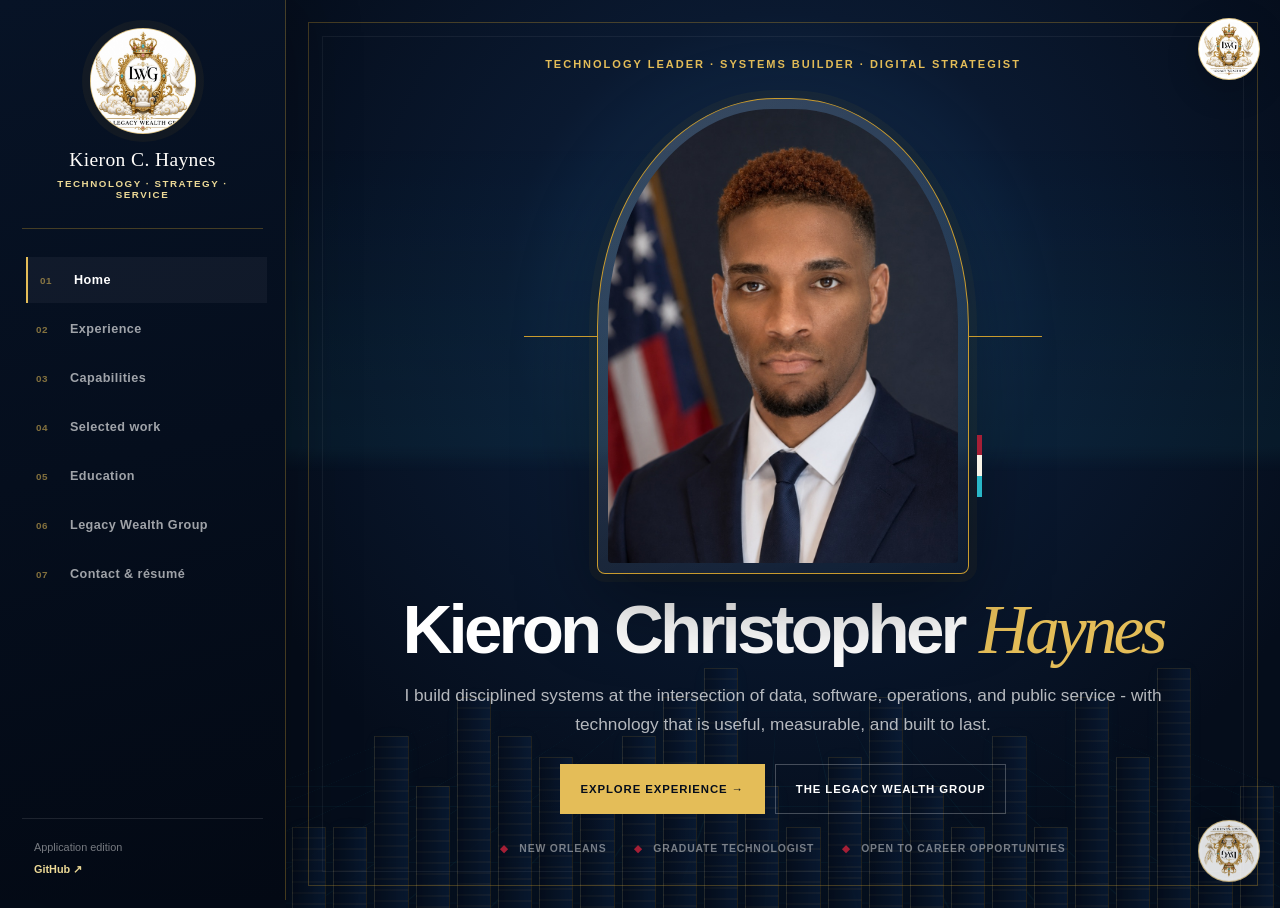
<file: index.html>
<!doctype html>
<html lang="en"><head><meta charset="utf-8"><meta name="viewport" content="width=device-width,initial-scale=1"><title>Kieron Christopher Haynes | Technology, Systems &amp; Digital Strategy</title><meta name="description" content="Professional portfolio for Kieron Christopher Haynes, showcasing technology, data, systems, digital strategy, and entrepreneurial leadership."><meta name="robots" content="noindex, nofollow"><link rel="canonical" href="https://kieronhaynes38-king.github.io/Kieron-s-portfolio/"><meta property="og:title" content="Kieron Christopher Haynes"><meta property="og:description" content="Technology, systems, data, and digital strategy built to move organizations forward."><meta property="og:type" content="website"><meta property="og:url" content="https://kieronhaynes38-king.github.io/Kieron-s-portfolio/"><meta property="og:image" content="https://kieronhaynes38-king.github.io/Kieron-s-portfolio/assets/social/og.jpg"><meta name="twitter:card" content="summary_large_image"><link rel="stylesheet" href="styles.css"><script src="script.js" defer></script></head>
<body><div class="site-frame"><a class="skip-link" href="#content">Skip to content</a><button class="mobile-menu" type="button" aria-expanded="false" aria-controls="side-menu"><span></span><span></span><span></span><b>Menu</b></button><aside class="side-menu" id="side-menu"><button class="brand-block" type="button" data-page-button="home" aria-label="Go to home"><img class="crest " src="assets/brand/lwg-logo.jpg" alt="The Legacy Wealth Group crest"><span>Kieron C. Haynes</span><small>Technology · Strategy · Service</small></button><nav aria-label="Portfolio pages"><a href="#home" data-page-link="home"><span>01</span>Home</a><a href="#experience" data-page-link="experience"><span>02</span>Experience</a><a href="#capabilities" data-page-link="capabilities"><span>03</span>Capabilities</a><a href="#projects" data-page-link="projects"><span>04</span>Selected work</a><a href="#education" data-page-link="education"><span>05</span>Education</a><a href="#legacy" data-page-link="legacy"><span>06</span>Legacy Wealth Group</a><a href="#contact" data-page-link="contact"><span>07</span>Contact &amp; résumé</a></nav><div class="side-footer"><span>Application edition</span><a href="https://github.com/kieronhaynes38-king" target="_blank" rel="noreferrer">GitHub ↗</a></div></aside>
<main id="content" class="page-stage"><img class="crest corner-crest corner-top" src="assets/brand/lwg-logo.jpg" alt="The Legacy Wealth Group crest"><img class="crest corner-crest corner-bottom" src="assets/brand/lwg-logo.jpg" alt="The Legacy Wealth Group crest">
<section class="portfolio-page home-page" data-page="home" aria-label="Home"><div class="tech-city" aria-hidden="true"><div class="city-scan"></div><div class="city-track"><div class="skyline"><span></span><span></span><span></span><span></span><span></span><span></span><span></span><span></span><span></span><span></span><span></span><span></span><span></span><span></span><span></span><span></span><span></span><span></span><span></span><span></span><span></span><span></span><span></span><span></span></div><div class="skyline"><span></span><span></span><span></span><span></span><span></span><span></span><span></span><span></span><span></span><span></span><span></span><span></span><span></span><span></span><span></span><span></span><span></span><span></span><span></span><span></span><span></span><span></span><span></span><span></span></div></div></div><div class="home-content"><p class="hero-kicker">Technology leader · Systems builder · Digital strategist</p><div class="portrait-frame"><img src="assets/brand/kieron-haynes-portrait.jpg" alt="Professional portrait of Kieron Christopher Haynes"><span class="portrait-line" aria-hidden="true"></span></div><h1>Kieron Christopher <em>Haynes</em></h1><p class="hero-copy">I build disciplined systems at the intersection of data, software, operations, and public service - with technology that is useful, measurable, and built to last.</p><div class="hero-actions"><button type="button" class="button button-gold" data-page-button="experience">Explore experience →</button><button type="button" class="button button-clear" data-page-button="legacy">The Legacy Wealth Group</button></div><div class="honor-strip"><span>New Orleans</span><span>Graduate technologist</span><span>Open to career opportunities</span></div></div></section>
<section class="portfolio-page dark-page experience-page" data-page="experience" hidden aria-label="Experience"><div class="tech-city" aria-hidden="true"><div class="city-scan"></div><div class="city-track"><div class="skyline"><span></span><span></span><span></span><span></span><span></span><span></span><span></span><span></span><span></span><span></span><span></span><span></span><span></span><span></span><span></span><span></span><span></span><span></span><span></span><span></span><span></span><span></span><span></span><span></span></div><div class="skyline"><span></span><span></span><span></span><span></span><span></span><span></span><span></span><span></span><span></span><span></span><span></span><span></span><span></span><span></span><span></span><span></span><span></span><span></span><span></span><span></span><span></span><span></span><span></span><span></span></div></div></div><div class="page-inner"><header class="page-title"><p>02 · Career record</p><h1>Experience in motion.</h1><div class="title-rule"><span></span></div><p class="page-lede">Use the arrows, numbered controls, or your keyboard&#x27;s left and right arrows to move through my career history.</p></header><div class="experience-stage" tabindex="0"><div class="experience-meter" aria-hidden="true"><span style="width:11.11%"></span></div><div class="experience-counter"><span>01</span> / 09</div><article class="experience-card" data-index="0"><p class="experience-period">Aug 2026 - Present</p><h2>Founder &amp; Digital Solutions Consultant</h2><p class="experience-company">The Legacy Wealth Group</p><p class="experience-summary">Lead a professional-services and technology company delivering tailored resumes, CVs, and cover letters; AI-assisted career-document solutions; websites and applications; social-media support; and online infrastructure.</p><div class="skill-row"><span>Career documents</span><span>AI solutions</span><span>Web &amp; app development</span></div></article><article class="experience-card" data-index="1" hidden><p class="experience-period">Sep 2026 - Present</p><h2>Executive Operations &amp; Technology Intern</h2><p class="experience-company">The Institute for Enhanced Equity</p><p class="experience-summary">Strengthen nonprofit operations through polished program materials, technology research, and development of a scalable website-based CRM for participant intake, tracking, reporting, and lifecycle management.</p><div class="skill-row"><span>CRM architecture</span><span>Operations</span><span>Nonprofit technology</span></div></article><article class="experience-card" data-index="2" hidden><p class="experience-period">Sep 2026 - Present</p><h2>Technology Intern</h2><p class="experience-company">World Affairs Council of New Orleans</p><p class="experience-summary">Lead a digital-platform integration across approved web, social, newsletter, and document content; modernize digital publishing workflows; and translate audience signals into content recommendations.</p><div class="skill-row"><span>Platform integration</span><span>Web publishing</span><span>Engagement analytics</span></div></article><article class="experience-card" data-index="3" hidden><p class="experience-period">May 2025 - Feb 2026</p><h2>Data Analytics &amp; Systems Contractor / Night Auditor</h2><p class="experience-company">Hotel Management of New Orleans</p><p class="experience-summary">Connected occupancy, labor, and property-management data through Excel, SQL, Oracle Opera PMS, and SharePoint to improve reporting and operational visibility.</p><div class="skill-row"><span>Analytics</span><span>SQL</span><span>Operational systems</span></div></article><article class="experience-card" data-index="4" hidden><p class="experience-period">Apr 2024 - Aug 2024</p><h2>Client Services &amp; Data Coordinator</h2><p class="experience-company">SBP</p><p class="experience-summary">Cleaned CRM data, automated recurring reports, and created AI-assisted workflows while guiding clients through the rebuilding process.</p><div class="skill-row"><span>CRM</span><span>Automation</span><span>Client service</span></div></article><article class="experience-card" data-index="5" hidden><p class="experience-period">Aug 2023 - Dec 2023</p><h2>Editor-In-Chief</h2><p class="experience-company">The SUNO Observer</p><p class="experience-summary">Led a print-to-digital transition, introduced engagement tracking, and strengthened the publication&#x27;s digital operating practices.</p><div class="skill-row"><span>Leadership</span><span>Digital publishing</span><span>Analytics</span></div></article><article class="experience-card" data-index="6" hidden><p class="experience-period">Jul 2022 - Dec 2022</p><h2>Executive Assistant</h2><p class="experience-company">Honore Consultants</p><p class="experience-summary">Supported Windows Server and Active Directory environments, managed permissions, documented workflows, and helped modernize the firm&#x27;s digital presence.</p><div class="skill-row"><span>IT operations</span><span>Active Directory</span><span>Documentation</span></div></article><article class="experience-card" data-index="7" hidden><p class="experience-period">Jan 2022 - Jun 2022</p><h2>Data Analyst Intern</h2><p class="experience-company">City of New Orleans, Bureau of Treasury</p><p class="experience-summary">Digitized taxpayer records, supported database development, and improved access to information used in public-sector reporting.</p><div class="skill-row"><span>Data quality</span><span>Databases</span><span>Public service</span></div></article><article class="experience-card" data-index="8" hidden><p class="experience-period">Sept 2021 - Nov 2021</p><h2>Management Development Asst</h2><p class="experience-company">City of New Orleans, Mayor&#x27;s Office</p><p class="experience-context">Housing, Data &amp; Constituent Services Support</p><p class="experience-summary">Handled constituent calls, documented resident concerns, supported rental-assistance workflows, coordinated affordable-housing information, and organized public-service data.</p><div class="skill-row"><span>Constituent service</span><span>Housing support</span><span>Data management</span></div></article><div class="carousel-controls"><button type="button" data-direction="-1" aria-label="Previous experience">← <span>Previous</span></button><button type="button" data-direction="1" aria-label="Next experience"><span>Next</span> →</button></div><div class="experience-index" role="tablist" aria-label="Choose an experience"><button type="button" role="tab" aria-selected="true" aria-label="Show Founder &amp; Digital Solutions Consultant" data-experience="0" class="active">01</button><button type="button" role="tab" aria-selected="false" aria-label="Show Executive Operations &amp; Technology Intern" data-experience="1" class="">02</button><button type="button" role="tab" aria-selected="false" aria-label="Show Technology Intern" data-experience="2" class="">03</button><button type="button" role="tab" aria-selected="false" aria-label="Show Data Analytics &amp; Systems Contractor / Night Auditor" data-experience="3" class="">04</button><button type="button" role="tab" aria-selected="false" aria-label="Show Client Services &amp; Data Coordinator" data-experience="4" class="">05</button><button type="button" role="tab" aria-selected="false" aria-label="Show Editor-In-Chief" data-experience="5" class="">06</button><button type="button" role="tab" aria-selected="false" aria-label="Show Executive Assistant" data-experience="6" class="">07</button><button type="button" role="tab" aria-selected="false" aria-label="Show Data Analyst Intern" data-experience="7" class="">08</button><button type="button" role="tab" aria-selected="false" aria-label="Show Management Development Asst" data-experience="8" class="">09</button></div></div></div></section>
<section class="portfolio-page light-page" data-page="capabilities" hidden aria-label="Capabilities"><div class="page-inner"><header class="page-title"><p>03 · Capabilities</p><h1>A builder across systems.</h1><div class="title-rule"><span></span></div><p class="page-lede">Technical depth, operational judgment, and clear communication applied to real organizational needs.</p></header><div class="capability-grid"><article><span>01</span><h2>Data &amp; intelligence</h2><p>SQL, Excel, Power BI, Pandas, reporting automation, dashboards, and decision-ready analysis.</p></article><article><span>02</span><h2>Systems &amp; infrastructure</h2><p>Windows Server, Active Directory, PowerShell, Linux, permissions, documentation, and resilient operations.</p></article><article><span>03</span><h2>Cloud &amp; software</h2><p>Python, Java, JavaScript, REST APIs, CRM architecture, Git/GitHub, AWS, Azure, Google Cloud, and CMS platforms.</p></article><article><span>04</span><h2>Digital strategy</h2><p>Brand systems, publishing workflows, social operations, audience engagement, analytics, and stakeholder communication.</p></article></div></div></section>
<section class="portfolio-page ivory-page" data-page="projects" hidden aria-label="Selected work"><div class="page-inner"><header class="page-title"><p>04 · Selected work</p><h1>Proof of practice.</h1><div class="title-rule"><span></span></div><p class="page-lede">Projects that show how I connect information, improve workflows, and create experiences with a clear point of view.</p></header><div class="project-grid"><article><div><span>01</span><small>Operational intelligence</small></div><h2>Hospitality reporting systems</h2><p>Connected occupancy, labor, and property-management data into clearer workflows for day-to-day operating decisions.</p><strong>Excel / SQL / Oracle Opera PMS / SharePoint</strong></article><article><div><span>02</span><small>Interactive software</small></div><h2>The Tycoon's Gambit</h2><p>A 3D business-simulation world combining scene systems, first-person navigation, interactive dialogue, and a focused visual identity.</p><strong>Godot / GDScript / 3D UI / Scene systems</strong></article><article><div><span>03</span><small>Digital transformation</small></div><h2>The SUNO Observer</h2><p>A print-to-digital newsroom transition supported by engagement data, repeatable publishing practices, and practical security controls.</p><strong>Publishing systems / Analytics / Cybersecurity</strong></article></div></div></section>
<section class="portfolio-page navy-page" data-page="education" hidden aria-label="Education"><div class="page-inner"><header class="page-title"><p>05 · Education &amp; leadership</p><h1>Built on strong foundations.</h1><div class="title-rule"><span></span></div><p class="page-lede">Graduate study in computing and management, grounded in information systems, leadership, and service.</p></header><div class="education-stack"><article><div><span>In progress</span><time>Expected May 2027</time></div><h2>M.S. Computer Science</h2><h3>LSU New Orleans</h3><p>Graduate study in artificial intelligence, infrastructure, and database systems.</p></article><article><div><span>Completed</span><time>May 2025</time></div><h2>M.S. Engineering Management</h2><h3>University of New Orleans</h3><p>Graduate training across technical leadership, operations, and management systems.</p></article><article><div><span>Completed</span><time>May 2024</time></div><h2>B.S. Computer Information Systems</h2><h3>Southern University at New Orleans</h3><p>Foundations in business technology, information systems, data, and organizational leadership.</p></article></div><p class="leadership-line"><b>Leadership:</b> Editor-In-Chief · President, Majeste Productions · Freshman Class President · Beta Gamma Sigma Honor Society</p></div></section>
<section class="portfolio-page legacy-page" data-page="legacy" hidden aria-label="The Legacy Wealth Group"><div class="legacy-watermark"><img class="crest " src="assets/brand/lwg-logo.jpg" alt="The Legacy Wealth Group crest"></div><div class="page-inner legacy-layout"><div><p class="hero-kicker">06 · Entrepreneurial leadership</p><h1>The Legacy<br><em>Wealth Group</em></h1><p class="legacy-lede">A professional-tailoring and digital-solutions company helping people and organizations present themselves clearly, build useful technology, and strengthen the systems behind their online presence.</p><p>As Founder &amp; Digital Solutions Consultant, I lead tailored resume, CV, and cover-letter services; AI-assisted career-document solutions; website and application projects; social-media and brand support; and solutions for broader online infrastructure needs.</p></div><div class="legacy-pillars"><article><span>01</span><h2>Career documents</h2><p>Tailor resumes, CVs, cover letters, and professional materials to each opportunity.</p></article><article><span>02</span><h2>AI career tools</h2><p>Develop AI-assisted services that help clients create, refine, and manage career documents.</p></article><article><span>03</span><h2>Websites &amp; apps</h2><p>Design and build professional websites, digital tools, and custom applications.</p></article><article><span>04</span><h2>Online infrastructure</h2><p>Improve integrations, workflows, content systems, hosting, and online operations.</p></article><article><span>05</span><h2>Digital presence</h2><p>Support social media, brand consistency, audience engagement, and performance measurement.</p></article></div></div></section><section class="portfolio-page contact-page" data-page="contact" hidden aria-label="Contact and resume"><div class="page-inner contact-layout"><p class="hero-kicker">07 · Contact</p><h1>Ready for the<br><em>next mission.</em></h1><p>I am exploring opportunities in data analytics, information systems, cloud and infrastructure, software development, digital platforms, and technology operations.</p><div class="contact-grid"><a href="mailto:kieronhaynes8@gmail.com"><span>Email</span><strong>kieronhaynes8@gmail.com</strong><b>↗</b></a><a href="https://github.com/kieronhaynes38-king" target="_blank" rel="noreferrer"><span>Code</span><strong>GitHub portfolio</strong><b>↗</b></a><a href="assets/resume/Kieron-Christopher-Haynes-Resume-Updated.pdf" target="_blank"><span>Career</span><strong>Download résumé</strong><b>↗</b></a></div></div></section></main></div></body></html>
</file>
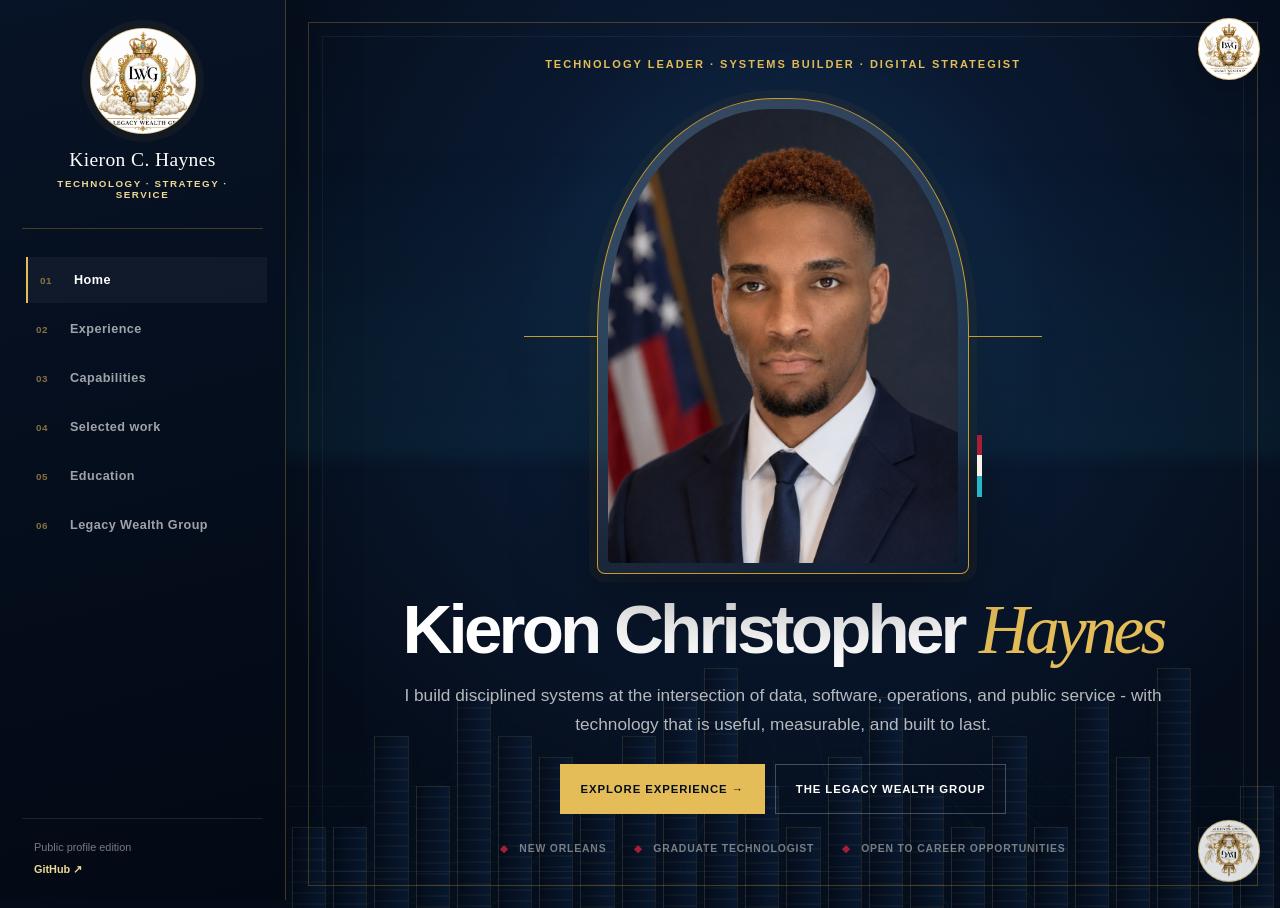
<file: social/index.html>
<!doctype html>
<html lang="en"><head><meta charset="utf-8"><meta name="viewport" content="width=device-width,initial-scale=1"><title>Kieron Christopher Haynes | Technology, Systems &amp; Digital Strategy</title><meta name="description" content="Professional portfolio for Kieron Christopher Haynes, showcasing technology, data, systems, digital strategy, and entrepreneurial leadership."><meta name="robots" content="index, follow"><link rel="canonical" href="https://kieronhaynes38-king.github.io/Kieron-s-portfolio/social/"><meta property="og:title" content="Kieron Christopher Haynes"><meta property="og:description" content="Technology, systems, data, and digital strategy built to move organizations forward."><meta property="og:type" content="website"><meta property="og:url" content="https://kieronhaynes38-king.github.io/Kieron-s-portfolio/social/"><meta property="og:image" content="https://kieronhaynes38-king.github.io/Kieron-s-portfolio/assets/social/og.jpg"><meta name="twitter:card" content="summary_large_image"><link rel="stylesheet" href="../styles.css"><script src="../script.js" defer></script></head>
<body><div class="site-frame"><a class="skip-link" href="#content">Skip to content</a><button class="mobile-menu" type="button" aria-expanded="false" aria-controls="side-menu"><span></span><span></span><span></span><b>Menu</b></button><aside class="side-menu" id="side-menu"><button class="brand-block" type="button" data-page-button="home" aria-label="Go to home"><img class="crest " src="../assets/brand/lwg-logo.jpg" alt="The Legacy Wealth Group crest"><span>Kieron C. Haynes</span><small>Technology · Strategy · Service</small></button><nav aria-label="Portfolio pages"><a href="#home" data-page-link="home"><span>01</span>Home</a><a href="#experience" data-page-link="experience"><span>02</span>Experience</a><a href="#capabilities" data-page-link="capabilities"><span>03</span>Capabilities</a><a href="#projects" data-page-link="projects"><span>04</span>Selected work</a><a href="#education" data-page-link="education"><span>05</span>Education</a><a href="#legacy" data-page-link="legacy"><span>06</span>Legacy Wealth Group</a></nav><div class="side-footer"><span>Public profile edition</span><a href="https://github.com/kieronhaynes38-king" target="_blank" rel="noreferrer">GitHub ↗</a></div></aside>
<main id="content" class="page-stage"><img class="crest corner-crest corner-top" src="../assets/brand/lwg-logo.jpg" alt="The Legacy Wealth Group crest"><img class="crest corner-crest corner-bottom" src="../assets/brand/lwg-logo.jpg" alt="The Legacy Wealth Group crest">
<section class="portfolio-page home-page" data-page="home" aria-label="Home"><div class="tech-city" aria-hidden="true"><div class="city-scan"></div><div class="city-track"><div class="skyline"><span></span><span></span><span></span><span></span><span></span><span></span><span></span><span></span><span></span><span></span><span></span><span></span><span></span><span></span><span></span><span></span><span></span><span></span><span></span><span></span><span></span><span></span><span></span><span></span></div><div class="skyline"><span></span><span></span><span></span><span></span><span></span><span></span><span></span><span></span><span></span><span></span><span></span><span></span><span></span><span></span><span></span><span></span><span></span><span></span><span></span><span></span><span></span><span></span><span></span><span></span></div></div></div><div class="home-content"><p class="hero-kicker">Technology leader · Systems builder · Digital strategist</p><div class="portrait-frame"><img src="../assets/brand/kieron-haynes-portrait.jpg" alt="Professional portrait of Kieron Christopher Haynes"><span class="portrait-line" aria-hidden="true"></span></div><h1>Kieron Christopher <em>Haynes</em></h1><p class="hero-copy">I build disciplined systems at the intersection of data, software, operations, and public service - with technology that is useful, measurable, and built to last.</p><div class="hero-actions"><button type="button" class="button button-gold" data-page-button="experience">Explore experience →</button><button type="button" class="button button-clear" data-page-button="legacy">The Legacy Wealth Group</button></div><div class="honor-strip"><span>New Orleans</span><span>Graduate technologist</span><span>Open to career opportunities</span></div></div></section>
<section class="portfolio-page dark-page experience-page" data-page="experience" hidden aria-label="Experience"><div class="tech-city" aria-hidden="true"><div class="city-scan"></div><div class="city-track"><div class="skyline"><span></span><span></span><span></span><span></span><span></span><span></span><span></span><span></span><span></span><span></span><span></span><span></span><span></span><span></span><span></span><span></span><span></span><span></span><span></span><span></span><span></span><span></span><span></span><span></span></div><div class="skyline"><span></span><span></span><span></span><span></span><span></span><span></span><span></span><span></span><span></span><span></span><span></span><span></span><span></span><span></span><span></span><span></span><span></span><span></span><span></span><span></span><span></span><span></span><span></span><span></span></div></div></div><div class="page-inner"><header class="page-title"><p>02 · Career record</p><h1>Experience in motion.</h1><div class="title-rule"><span></span></div><p class="page-lede">Use the arrows, numbered controls, or your keyboard&#x27;s left and right arrows to move through my career history.</p></header><div class="experience-stage" tabindex="0"><div class="experience-meter" aria-hidden="true"><span style="width:11.11%"></span></div><div class="experience-counter"><span>01</span> / 09</div><article class="experience-card" data-index="0"><p class="experience-period">Aug 2026 - Present</p><h2>Founder &amp; Digital Solutions Consultant</h2><p class="experience-company">The Legacy Wealth Group</p><p class="experience-summary">Lead a professional-services and technology company delivering tailored resumes, CVs, and cover letters; AI-assisted career-document solutions; websites and applications; social-media support; and online infrastructure.</p><div class="skill-row"><span>Career documents</span><span>AI solutions</span><span>Web &amp; app development</span></div></article><article class="experience-card" data-index="1" hidden><p class="experience-period">Sep 2026 - Present</p><h2>Executive Operations &amp; Technology Intern</h2><p class="experience-company">Confidential nonprofit organization</p><p class="experience-summary">Strengthen nonprofit operations through polished program materials, technology research, and development of a scalable website-based CRM for participant intake, tracking, reporting, and lifecycle management.</p><div class="skill-row"><span>CRM architecture</span><span>Operations</span><span>Nonprofit technology</span></div></article><article class="experience-card" data-index="2" hidden><p class="experience-period">Sep 2026 - Present</p><h2>Technology Intern</h2><p class="experience-company">Confidential international-affairs organization</p><p class="experience-summary">Lead a digital-platform integration across approved web, social, newsletter, and document content; modernize digital publishing workflows; and translate audience signals into content recommendations.</p><div class="skill-row"><span>Platform integration</span><span>Web publishing</span><span>Engagement analytics</span></div></article><article class="experience-card" data-index="3" hidden><p class="experience-period">May 2025 - Feb 2026</p><h2>Data Analytics &amp; Systems Contractor / Night Auditor</h2><p class="experience-company">Hotel Management of New Orleans</p><p class="experience-summary">Connected occupancy, labor, and property-management data through Excel, SQL, Oracle Opera PMS, and SharePoint to improve reporting and operational visibility.</p><div class="skill-row"><span>Analytics</span><span>SQL</span><span>Operational systems</span></div></article><article class="experience-card" data-index="4" hidden><p class="experience-period">Apr 2024 - Aug 2024</p><h2>Client Services &amp; Data Coordinator</h2><p class="experience-company">SBP</p><p class="experience-summary">Cleaned CRM data, automated recurring reports, and created AI-assisted workflows while guiding clients through the rebuilding process.</p><div class="skill-row"><span>CRM</span><span>Automation</span><span>Client service</span></div></article><article class="experience-card" data-index="5" hidden><p class="experience-period">Aug 2023 - Dec 2023</p><h2>Editor-In-Chief</h2><p class="experience-company">The SUNO Observer</p><p class="experience-summary">Led a print-to-digital transition, introduced engagement tracking, and strengthened the publication&#x27;s digital operating practices.</p><div class="skill-row"><span>Leadership</span><span>Digital publishing</span><span>Analytics</span></div></article><article class="experience-card" data-index="6" hidden><p class="experience-period">Jul 2022 - Dec 2022</p><h2>Executive Assistant</h2><p class="experience-company">Honore Consultants</p><p class="experience-summary">Supported Windows Server and Active Directory environments, managed permissions, documented workflows, and helped modernize the firm&#x27;s digital presence.</p><div class="skill-row"><span>IT operations</span><span>Active Directory</span><span>Documentation</span></div></article><article class="experience-card" data-index="7" hidden><p class="experience-period">Jan 2022 - Jun 2022</p><h2>Data Analyst Intern</h2><p class="experience-company">City of New Orleans, Bureau of Treasury</p><p class="experience-summary">Digitized taxpayer records, supported database development, and improved access to information used in public-sector reporting.</p><div class="skill-row"><span>Data quality</span><span>Databases</span><span>Public service</span></div></article><article class="experience-card" data-index="8" hidden><p class="experience-period">Sept 2021 - Nov 2021</p><h2>Management Development Asst</h2><p class="experience-company">City of New Orleans, Mayor&#x27;s Office</p><p class="experience-context">Housing, Data &amp; Constituent Services Support</p><p class="experience-summary">Handled constituent calls, documented resident concerns, supported rental-assistance workflows, coordinated affordable-housing information, and organized public-service data.</p><div class="skill-row"><span>Constituent service</span><span>Housing support</span><span>Data management</span></div></article><div class="carousel-controls"><button type="button" data-direction="-1" aria-label="Previous experience">← <span>Previous</span></button><button type="button" data-direction="1" aria-label="Next experience"><span>Next</span> →</button></div><div class="experience-index" role="tablist" aria-label="Choose an experience"><button type="button" role="tab" aria-selected="true" aria-label="Show Founder &amp; Digital Solutions Consultant" data-experience="0" class="active">01</button><button type="button" role="tab" aria-selected="false" aria-label="Show Executive Operations &amp; Technology Intern" data-experience="1" class="">02</button><button type="button" role="tab" aria-selected="false" aria-label="Show Technology Intern" data-experience="2" class="">03</button><button type="button" role="tab" aria-selected="false" aria-label="Show Data Analytics &amp; Systems Contractor / Night Auditor" data-experience="3" class="">04</button><button type="button" role="tab" aria-selected="false" aria-label="Show Client Services &amp; Data Coordinator" data-experience="4" class="">05</button><button type="button" role="tab" aria-selected="false" aria-label="Show Editor-In-Chief" data-experience="5" class="">06</button><button type="button" role="tab" aria-selected="false" aria-label="Show Executive Assistant" data-experience="6" class="">07</button><button type="button" role="tab" aria-selected="false" aria-label="Show Data Analyst Intern" data-experience="7" class="">08</button><button type="button" role="tab" aria-selected="false" aria-label="Show Management Development Asst" data-experience="8" class="">09</button></div></div></div></section>
<section class="portfolio-page light-page" data-page="capabilities" hidden aria-label="Capabilities"><div class="page-inner"><header class="page-title"><p>03 · Capabilities</p><h1>A builder across systems.</h1><div class="title-rule"><span></span></div><p class="page-lede">Technical depth, operational judgment, and clear communication applied to real organizational needs.</p></header><div class="capability-grid"><article><span>01</span><h2>Data &amp; intelligence</h2><p>SQL, Excel, Power BI, Pandas, reporting automation, dashboards, and decision-ready analysis.</p></article><article><span>02</span><h2>Systems &amp; infrastructure</h2><p>Windows Server, Active Directory, PowerShell, Linux, permissions, documentation, and resilient operations.</p></article><article><span>03</span><h2>Cloud &amp; software</h2><p>Python, Java, JavaScript, REST APIs, CRM architecture, Git/GitHub, AWS, Azure, Google Cloud, and CMS platforms.</p></article><article><span>04</span><h2>Digital strategy</h2><p>Brand systems, publishing workflows, social operations, audience engagement, analytics, and stakeholder communication.</p></article></div></div></section>
<section class="portfolio-page ivory-page" data-page="projects" hidden aria-label="Selected work"><div class="page-inner"><header class="page-title"><p>04 · Selected work</p><h1>Proof of practice.</h1><div class="title-rule"><span></span></div><p class="page-lede">Projects that show how I connect information, improve workflows, and create experiences with a clear point of view.</p></header><div class="project-grid"><article><div><span>01</span><small>Operational intelligence</small></div><h2>Hospitality reporting systems</h2><p>Connected occupancy, labor, and property-management data into clearer workflows for day-to-day operating decisions.</p><strong>Excel / SQL / Oracle Opera PMS / SharePoint</strong></article><article><div><span>02</span><small>Interactive software</small></div><h2>The Tycoon's Gambit</h2><p>A 3D business-simulation world combining scene systems, first-person navigation, interactive dialogue, and a focused visual identity.</p><strong>Godot / GDScript / 3D UI / Scene systems</strong></article><article><div><span>03</span><small>Digital transformation</small></div><h2>The SUNO Observer</h2><p>A print-to-digital newsroom transition supported by engagement data, repeatable publishing practices, and practical security controls.</p><strong>Publishing systems / Analytics / Cybersecurity</strong></article></div></div></section>
<section class="portfolio-page navy-page" data-page="education" hidden aria-label="Education"><div class="page-inner"><header class="page-title"><p>05 · Education &amp; leadership</p><h1>Built on strong foundations.</h1><div class="title-rule"><span></span></div><p class="page-lede">Graduate study in computing and management, grounded in information systems, leadership, and service.</p></header><div class="education-stack"><article><div><span>In progress</span><time>Expected May 2027</time></div><h2>M.S. Computer Science</h2><h3>LSU New Orleans</h3><p>Graduate study in artificial intelligence, infrastructure, and database systems.</p></article><article><div><span>Completed</span><time>May 2025</time></div><h2>M.S. Engineering Management</h2><h3>University of New Orleans</h3><p>Graduate training across technical leadership, operations, and management systems.</p></article><article><div><span>Completed</span><time>May 2024</time></div><h2>B.S. Computer Information Systems</h2><h3>Southern University at New Orleans</h3><p>Foundations in business technology, information systems, data, and organizational leadership.</p></article></div><p class="leadership-line"><b>Leadership:</b> Editor-In-Chief · President, Majeste Productions · Freshman Class President · Beta Gamma Sigma Honor Society</p></div></section>
<section class="portfolio-page legacy-page" data-page="legacy" hidden aria-label="The Legacy Wealth Group"><div class="legacy-watermark"><img class="crest " src="../assets/brand/lwg-logo.jpg" alt="The Legacy Wealth Group crest"></div><div class="page-inner legacy-layout"><div><p class="hero-kicker">06 · Entrepreneurial leadership</p><h1>The Legacy<br><em>Wealth Group</em></h1><p class="legacy-lede">A professional-tailoring and digital-solutions company helping people and organizations present themselves clearly, build useful technology, and strengthen the systems behind their online presence.</p><p>As Founder &amp; Digital Solutions Consultant, I lead tailored resume, CV, and cover-letter services; AI-assisted career-document solutions; website and application projects; social-media and brand support; and solutions for broader online infrastructure needs.</p></div><div class="legacy-pillars"><article><span>01</span><h2>Career documents</h2><p>Tailor resumes, CVs, cover letters, and professional materials to each opportunity.</p></article><article><span>02</span><h2>AI career tools</h2><p>Develop AI-assisted services that help clients create, refine, and manage career documents.</p></article><article><span>03</span><h2>Websites &amp; apps</h2><p>Design and build professional websites, digital tools, and custom applications.</p></article><article><span>04</span><h2>Online infrastructure</h2><p>Improve integrations, workflows, content systems, hosting, and online operations.</p></article><article><span>05</span><h2>Digital presence</h2><p>Support social media, brand consistency, audience engagement, and performance measurement.</p></article></div></div></section></main></div></body></html>
</file>
<file: styles.css>
:root {
  --navy-950: #050d1b;
  --navy-900: #0a1930;
  --navy-800: #10284a;
  --ivory: #f8f4e8;
  --white: #fffdfa;
  --gold: #c99b2e;
  --gold-bright: #e4bd58;
  --gold-soft: #ecd996;
  --ruby: #a51f36;
  --aqua: #29b6c7;
  --ink: #101722;
  --muted: #657080;
  --line: rgba(201, 155, 46, 0.32);
  --serif: Georgia, "Times New Roman", serif;
  --sans: Arial, Helvetica, sans-serif;
}

* { box-sizing: border-box; }
html { scroll-behavior: smooth; }
body { margin: 0; background: var(--navy-950); color: var(--ink); font-family: var(--sans); text-rendering: optimizeLegibility; }
body, button, a { -webkit-font-smoothing: antialiased; }
button, a { color: inherit; font: inherit; -webkit-tap-highlight-color: transparent; }
button { border: 0; }
a { text-decoration: none; }
img { display: block; max-width: 100%; }
::selection { background: var(--gold-bright); color: var(--navy-950); }

.skip-link { position: fixed; z-index: 200; top: -60px; left: 20px; padding: 12px 16px; background: var(--gold); color: var(--navy-950); font-weight: 800; transition: top 160ms ease; }
.skip-link:focus { top: 18px; }
.site-frame { min-height: 100vh; }

.side-menu {
  position: fixed;
  z-index: 80;
  inset: 0 auto 0 0;
  display: flex;
  width: 286px;
  flex-direction: column;
  padding: 28px 22px 24px;
  border-right: 1px solid var(--line);
  background: linear-gradient(165deg, #071326 0%, #030914 100%);
  color: var(--white);
  box-shadow: 18px 0 55px rgba(0, 0, 0, 0.22);
}
.brand-block { display: grid; justify-items: center; width: 100%; padding: 0 12px 28px; border-bottom: 1px solid var(--line); background: none; color: var(--white); cursor: pointer; }
.brand-block .crest { width: 106px; aspect-ratio: 1; border: 1px solid rgba(201,155,46,.55); border-radius: 50%; background: white; object-fit: cover; box-shadow: 0 0 0 8px rgba(201,155,46,.06); }
.brand-block span { margin-top: 15px; font-family: var(--serif); font-size: 1.22rem; letter-spacing: .02em; }
.brand-block small { margin-top: 7px; color: var(--gold-soft); font-size: .61rem; font-weight: 800; letter-spacing: .16em; text-transform: uppercase; }
.side-menu nav { display: grid; gap: 3px; margin-top: 28px; }
.side-menu nav a { display: grid; grid-template-columns: 34px 1fr; align-items: center; min-height: 46px; padding: 0 12px; border-left: 2px solid transparent; color: rgba(255,255,255,.62); font-size: .79rem; font-weight: 800; letter-spacing: .035em; transition: 160ms ease; }
.side-menu nav a span { color: rgba(228,189,88,.56); font-size: .62rem; }
.side-menu nav a:hover, .side-menu nav a:focus-visible, .side-menu nav a.active { border-left-color: var(--gold-bright); background: rgba(255,255,255,.045); color: white; transform: translateX(4px); }
.side-footer { display: grid; gap: 10px; margin-top: auto; padding: 22px 12px 0; border-top: 1px solid rgba(255,255,255,.1); color: rgba(255,255,255,.46); font-size: .68rem; }
.side-footer a { color: var(--gold-soft); font-weight: 800; }

.mobile-menu { display: none; }
.page-stage { min-height: 100vh; margin-left: 286px; }
.portfolio-page { position: relative; min-height: 100vh; overflow: hidden; }
.portfolio-page[hidden] { display: none !important; }
.page-inner { position: relative; z-index: 5; width: min(1180px, calc(100% - 96px)); margin: 0 auto; padding: 78px 0 82px; }
.light-page { background: var(--white); }
.ivory-page { background: var(--ivory); }
.dark-page, .navy-page { background: var(--navy-950); color: white; }

.corner-crest { position: fixed; z-index: 70; right: 20px; width: 62px; height: 62px; padding: 3px; border: 1px solid rgba(201,155,46,.55); border-radius: 50%; background: white; object-fit: cover; box-shadow: 0 10px 34px rgba(0,0,0,.18); }
.corner-top { top: 18px; }
.corner-bottom { bottom: 18px; transform: rotate(180deg); opacity: .88; }

.home-page { display: grid; min-height: 100vh; place-items: center; background: radial-gradient(circle at 50% 32%, #193c64 0%, var(--navy-900) 35%, var(--navy-950) 76%); color: white; }
.home-page::before { position: absolute; inset: 22px; z-index: 2; border: 1px solid var(--line); content: ""; pointer-events: none; }
.home-page::after { position: absolute; inset: 36px; z-index: 2; border: 1px solid rgba(255,255,255,.06); content: ""; pointer-events: none; }
.home-content { position: relative; z-index: 10; display: grid; justify-items: center; width: min(980px, calc(100% - 80px)); padding: 58px 0 54px; text-align: center; }
.hero-kicker, .page-title > p { margin: 0; color: var(--gold-bright); font-size: .69rem; font-weight: 900; letter-spacing: .18em; text-transform: uppercase; }
.portrait-frame { position: relative; width: clamp(270px, 29vw, 430px); aspect-ratio: .78; margin: 28px 0 24px; padding: 10px; border: 1px solid var(--gold); border-radius: 48% 48% 8px 8px; background: linear-gradient(150deg, rgba(255,255,255,.18), rgba(255,255,255,.02)); box-shadow: 0 28px 80px rgba(0,0,0,.4), 0 0 0 8px rgba(201,155,46,.055); }
.portrait-frame::before, .portrait-frame::after { position: absolute; top: 50%; width: 74px; height: 1px; background: var(--gold); content: ""; }
.portrait-frame::before { right: 100%; }
.portrait-frame::after { left: 100%; }
.portrait-frame img { width: 100%; height: 100%; border-radius: 47% 47% 4px 4px; object-fit: cover; object-position: center 18%; filter: contrast(1.02) saturate(.95); }
.portrait-line { position: absolute; right: -14px; bottom: 16%; width: 5px; height: 62px; background: linear-gradient(var(--ruby) 0 33%, var(--ivory) 33% 66%, var(--aqua) 66%); }
.home-content h1 { margin: 0; font-size: clamp(2.6rem, 5.4vw, 6rem); line-height: .92; letter-spacing: -.055em; }
.home-content h1 em, .legacy-page h1 em, .contact-page h1 em { color: var(--gold-bright); font-family: var(--serif); font-weight: 400; }
.hero-copy { max-width: 760px; margin: 20px 0 0; color: rgba(255,255,255,.7); font-size: clamp(.95rem, 1.35vw, 1.15rem); line-height: 1.65; }
.hero-actions { display: flex; flex-wrap: wrap; justify-content: center; gap: 10px; margin-top: 26px; }
.button { display: inline-flex; min-height: 50px; align-items: center; justify-content: center; padding: 0 20px; border: 1px solid transparent; background: transparent; font-size: .71rem; font-weight: 900; letter-spacing: .08em; text-transform: uppercase; cursor: pointer; transition: 170ms ease; }
.button:hover, .button:focus-visible { transform: translateY(-2px); }
.button-gold { background: var(--gold-bright); color: var(--navy-950); }
.button-gold:hover, .button-gold:focus-visible { background: white; }
.button-clear { border-color: rgba(255,255,255,.25); color: white; }
.button-clear:hover, .button-clear:focus-visible { border-color: var(--gold-bright); color: var(--gold-bright); }
.honor-strip { display: flex; flex-wrap: wrap; justify-content: center; gap: 8px 28px; margin-top: 28px; color: rgba(255,255,255,.45); font-size: .65rem; font-weight: 800; letter-spacing: .08em; text-transform: uppercase; }
.honor-strip span::before { margin-right: 10px; color: var(--ruby); content: "◆"; }

.tech-city { position: absolute; inset: 0; overflow: hidden; opacity: .54; pointer-events: none; }
.tech-city::before { position: absolute; inset: 0; background-image: linear-gradient(rgba(41,182,199,.1) 1px, transparent 1px), linear-gradient(90deg, rgba(41,182,199,.1) 1px, transparent 1px); background-size: 54px 54px; mask-image: linear-gradient(to bottom, transparent, black 45%, black); content: ""; transform: perspective(500px) rotateX(58deg) scale(1.7) translateY(22%); transform-origin: center bottom; animation: gridMove 8s linear infinite; }
.city-scan { position: absolute; inset: 0; background: linear-gradient(180deg, transparent 15%, rgba(41,182,199,.12) 49%, transparent 52%); animation: scan 6s linear infinite; }
.city-track { position: absolute; right: 0; bottom: 0; left: 0; display: flex; width: 200%; align-items: end; animation: cityMove 26s linear infinite; }
.skyline { display: flex; width: 50%; height: 240px; align-items: end; gap: 7px; padding: 0 6px; }
.skyline span { position: relative; flex: 1; min-width: 22px; height: 34%; border: 1px solid rgba(201,155,46,.25); border-bottom: 0; background: linear-gradient(90deg, rgba(5,13,27,.88), rgba(16,40,74,.8)), repeating-linear-gradient(180deg, transparent 0 9px, rgba(228,189,88,.45) 9px 11px); box-shadow: 0 0 18px rgba(41,182,199,.06); }
.skyline span:nth-child(3n) { height: 72%; }
.skyline span:nth-child(4n) { height: 51%; }
.skyline span:nth-child(5n) { height: 88%; }
.skyline span:nth-child(7n) { height: 63%; }
.skyline span:nth-child(11n) { height: 100%; }
@keyframes cityMove { to { transform: translateX(-50%); } }
@keyframes gridMove { to { background-position: 0 54px, 54px 0; } }
@keyframes scan { from { transform: translateY(-70%); } to { transform: translateY(70%); } }

.page-title { display: grid; grid-template-columns: 1fr minmax(260px, 420px); column-gap: 50px; align-items: end; padding-right: 86px; }
.page-title > p:first-child { grid-column: 1 / -1; margin-bottom: 18px; }
.page-title h1 { margin: 0; font-size: clamp(3.5rem, 7vw, 7.5rem); line-height: .88; letter-spacing: -.07em; }
.title-rule { grid-column: 1 / -1; height: 1px; margin: 30px 0; background: rgba(201,155,46,.28); }
.title-rule span { display: block; width: 90px; height: 3px; background: linear-gradient(90deg, var(--ruby), var(--gold-bright), var(--aqua)); transform: translateY(-1px); }
.page-lede { margin: 0; color: var(--muted); font-size: 1rem; line-height: 1.65; }
.dark-page .page-lede, .navy-page .page-lede { color: rgba(255,255,255,.58); }

.experience-stage { position: relative; margin-top: 58px; padding: 36px clamp(24px, 5vw, 66px) 30px; border: 1px solid rgba(201,155,46,.35); background: linear-gradient(135deg, rgba(16,40,74,.94), rgba(5,13,27,.96)); box-shadow: 0 36px 90px rgba(0,0,0,.32); }
.experience-meter { height: 2px; margin-right: 92px; background: rgba(255,255,255,.12); }
.experience-meter span { display: block; height: 100%; background: linear-gradient(90deg, var(--ruby), var(--gold-bright), var(--aqua)); transition: width 260ms ease; }
.experience-counter { position: absolute; top: 27px; right: 30px; color: rgba(255,255,255,.38); font-size: .74rem; }
.experience-counter span { color: var(--gold-bright); font-size: 1.1rem; font-weight: 900; }
.experience-card { min-height: 360px; padding-top: 54px; animation: reveal 280ms ease; }
@keyframes reveal { from { opacity: 0; transform: translateX(20px); } to { opacity: 1; transform: translateX(0); } }
.experience-period { margin: 0 0 13px; color: var(--aqua); font-size: .73rem; font-weight: 900; letter-spacing: .11em; text-transform: uppercase; }
.experience-card h2 { max-width: 860px; margin: 0; font-size: clamp(2rem, 4.5vw, 4.8rem); line-height: .95; letter-spacing: -.055em; }
.experience-company { margin: 17px 0 0; color: var(--gold-bright); font-family: var(--serif); font-size: clamp(1.05rem, 2vw, 1.5rem); }
.experience-context { margin: 7px 0 0; color: rgba(255,255,255,.45); font-size: .76rem; }
.experience-summary { max-width: 820px; margin: 32px 0 0; color: rgba(255,255,255,.66); font-size: 1rem; line-height: 1.65; }
.skill-row { display: flex; flex-wrap: wrap; gap: 8px; margin-top: 24px; }
.skill-row span { padding: 7px 10px; border: 1px solid rgba(255,255,255,.13); color: rgba(255,255,255,.55); font-size: .65rem; font-weight: 800; }
.carousel-controls { display: flex; justify-content: space-between; gap: 20px; padding-top: 24px; border-top: 1px solid rgba(255,255,255,.09); }
.carousel-controls button { display: flex; align-items: center; gap: 12px; background: none; color: var(--gold-soft); font-size: .75rem; font-weight: 900; text-transform: uppercase; cursor: pointer; }
.carousel-controls button:hover, .carousel-controls button:focus-visible { color: white; }
.experience-index { display: flex; flex-wrap: wrap; gap: 6px; margin-top: 24px; }
.experience-index button { width: 36px; height: 32px; border: 1px solid rgba(255,255,255,.13); background: rgba(255,255,255,.02); color: rgba(255,255,255,.38); font-size: .62rem; cursor: pointer; }
.experience-index button.active { border-color: var(--gold-bright); background: var(--gold-bright); color: var(--navy-950); font-weight: 900; }

.capability-grid { display: grid; grid-template-columns: repeat(2, 1fr); gap: 1px; margin-top: 60px; border: 1px solid rgba(16,23,34,.13); background: rgba(16,23,34,.13); }
.capability-grid article { min-height: 270px; padding: 34px; background: var(--white); }
.capability-grid article > span, .legacy-pillars article > span { color: var(--ruby); font-size: .69rem; font-weight: 900; }
.capability-grid h2 { margin: 76px 0 16px; font-family: var(--serif); font-size: 2rem; font-weight: 500; }
.capability-grid p { margin: 0; color: var(--muted); font-size: .92rem; line-height: 1.65; }

.project-grid { display: grid; grid-template-columns: repeat(3, 1fr); gap: 12px; margin-top: 60px; }
.project-grid article { display: flex; min-height: 410px; flex-direction: column; padding: 30px; border: 1px solid rgba(201,155,46,.32); background: rgba(255,255,255,.56); }
.project-grid article > div { display: flex; justify-content: space-between; gap: 16px; color: var(--ruby); font-size: .7rem; font-weight: 900; text-transform: uppercase; }
.project-grid small { color: var(--muted); letter-spacing: .06em; }
.project-grid h2 { margin: 78px 0 18px; font-size: clamp(1.8rem, 3vw, 3.2rem); line-height: .95; letter-spacing: -.05em; }
.project-grid p { margin: 0; color: var(--muted); font-size: .92rem; line-height: 1.65; }
.project-grid strong { margin-top: auto; padding-top: 40px; color: var(--navy-800); font-size: .68rem; line-height: 1.5; text-transform: uppercase; }

.education-stack { display: grid; grid-template-columns: repeat(3, 1fr); gap: 1px; margin-top: 60px; background: rgba(255,255,255,.14); }
.education-stack article { min-height: 360px; padding: 30px; background: var(--navy-900); }
.education-stack article > div { display: flex; justify-content: space-between; gap: 20px; color: rgba(255,255,255,.45); font-size: .65rem; font-weight: 900; text-transform: uppercase; }
.education-stack article > div span { color: var(--gold-bright); }
.education-stack h2 { margin: 70px 0 8px; font-size: 2rem; letter-spacing: -.045em; }
.education-stack h3 { margin: 0; color: var(--aqua); font-family: var(--serif); font-size: 1.12rem; font-weight: 500; }
.education-stack p { margin: 20px 0 0; color: rgba(255,255,255,.56); font-size: .88rem; line-height: 1.6; }
.leadership-line { margin: 28px 0 0; padding: 20px 24px; border-left: 3px solid var(--ruby); background: rgba(255,255,255,.045); color: rgba(255,255,255,.62); font-size: .82rem; line-height: 1.55; }
.leadership-line b { color: var(--gold-bright); }

.legacy-page { display: grid; place-items: center; background: linear-gradient(135deg, var(--ivory), white); }
.legacy-watermark { position: absolute; right: -8vw; bottom: -15vw; width: min(58vw, 760px); opacity: .07; transform: rotate(-8deg); }
.legacy-layout { display: grid; grid-template-columns: minmax(350px, .9fr) minmax(440px, 1.1fr); gap: clamp(50px, 8vw, 120px); align-items: center; }
.legacy-layout h1, .contact-page h1 { margin: 24px 0 26px; font-size: clamp(3.5rem, 7vw, 7.8rem); line-height: .84; letter-spacing: -.07em; }
.legacy-lede { color: var(--navy-800) !important; font-family: var(--serif); font-size: 1.28rem !important; }
.legacy-layout > div > p { max-width: 620px; color: var(--muted); font-size: .98rem; line-height: 1.7; }
.legacy-pillars { display: grid; grid-template-columns: repeat(2, minmax(0, 1fr)); gap: 10px; }
.legacy-pillars article { padding: 22px 24px; border: 1px solid rgba(201,155,46,.34); background: rgba(255,255,255,.7); }
.legacy-pillars article:last-child { grid-column: 1 / -1; }
.legacy-pillars h2 { margin: 8px 0; font-family: var(--serif); font-size: 1.65rem; }
.legacy-pillars p { margin: 0; color: var(--muted); font-size: .87rem; line-height: 1.55; }

.contact-page { display: grid; place-items: center; background: radial-gradient(circle at 80% 20%, rgba(41,182,199,.16), transparent 38%), var(--navy-950); color: white; }
.contact-layout { padding-right: 90px; }
.contact-layout > p:not(.hero-kicker) { max-width: 650px; color: rgba(255,255,255,.62); font-size: 1rem; line-height: 1.65; }
.contact-grid { display: grid; grid-template-columns: repeat(3, 1fr); gap: 8px; margin-top: 44px; }
.contact-grid a { display: grid; min-height: 180px; padding: 24px; border: 1px solid rgba(201,155,46,.35); background: rgba(255,255,255,.035); transition: 180ms ease; }
.contact-grid a:hover, .contact-grid a:focus-visible { background: var(--gold-bright); color: var(--navy-950); transform: translateY(-3px); }
.contact-grid span { color: var(--aqua); font-size: .67rem; font-weight: 900; text-transform: uppercase; }
.contact-grid a:hover span, .contact-grid a:focus-visible span { color: var(--ruby); }
.contact-grid strong { align-self: end; overflow-wrap: anywhere; font-family: var(--serif); font-size: 1.12rem; }
.contact-grid b { justify-self: end; }

:focus-visible { outline: 3px solid var(--aqua); outline-offset: 4px; }

@media (max-width: 1080px) {
  .side-menu { width: 238px; }
  .page-stage { margin-left: 238px; }
  .page-inner { width: min(100% - 56px, 980px); }
  .page-title { grid-template-columns: 1fr; }
  .page-title h1, .page-lede { grid-column: 1; }
  .page-title .page-lede { max-width: 620px; }
  .project-grid, .education-stack { grid-template-columns: 1fr; }
  .project-grid article, .education-stack article { min-height: 270px; }
  .project-grid h2, .education-stack h2 { margin-top: 42px; }
  .legacy-layout { grid-template-columns: 1fr; }
}

@media (max-width: 760px) {
  .mobile-menu { position: fixed; z-index: 120; top: 14px; left: 14px; display: grid; width: 62px; height: 56px; place-content: center; gap: 5px; border: 1px solid var(--line); background: rgba(5,13,27,.94); color: white; cursor: pointer; }
  .mobile-menu span { width: 23px; height: 1px; background: var(--gold-bright); }
  .mobile-menu b { position: absolute; overflow: hidden; width: 1px; height: 1px; clip: rect(0 0 0 0); }
  .side-menu { width: min(86vw, 320px); transform: translateX(-104%); transition: transform 220ms ease; }
  .side-menu.open { transform: translateX(0); }
  .page-stage { margin-left: 0; }
  .corner-crest { right: 14px; width: 54px; height: 54px; }
  .corner-top { top: 14px; }
  .corner-bottom { display: none; }
  .home-page::before { inset: 10px; }
  .home-page::after { display: none; }
  .home-content { width: calc(100% - 34px); padding: 88px 0 46px; }
  .portrait-frame { width: min(76vw, 340px); }
  .portrait-frame::before, .portrait-frame::after { width: 28px; }
  .home-content h1 { font-size: clamp(2.4rem, 12vw, 4.5rem); }
  .honor-strip { display: grid; }
  .page-inner { width: calc(100% - 34px); padding: 92px 0 54px; }
  .page-title { padding-right: 46px; }
  .page-title h1 { font-size: clamp(3rem, 15vw, 5rem); }
  .capability-grid { grid-template-columns: 1fr; }
  .capability-grid article { min-height: 230px; }
  .capability-grid h2 { margin-top: 48px; }
  .experience-stage { margin-top: 38px; padding: 28px 20px 24px; }
  .experience-card { min-height: 440px; padding-top: 42px; }
  .experience-counter { top: 19px; right: 20px; }
  .experience-card h2 { font-size: 2.2rem; }
  .experience-summary { font-size: .9rem; }
  .carousel-controls button span { display: none; }
  .project-grid, .education-stack, .contact-grid { grid-template-columns: 1fr; }
  .legacy-pillars { grid-template-columns: 1fr; }
  .legacy-pillars article:last-child { grid-column: auto; }
  .contact-layout { padding-right: 0; }
  .contact-grid a { min-height: 126px; }
}

@media (prefers-reduced-motion: reduce) {
  *, *::before, *::after { scroll-behavior: auto !important; animation-duration: .01ms !important; animation-iteration-count: 1 !important; transition-duration: .01ms !important; }
}
</file>
